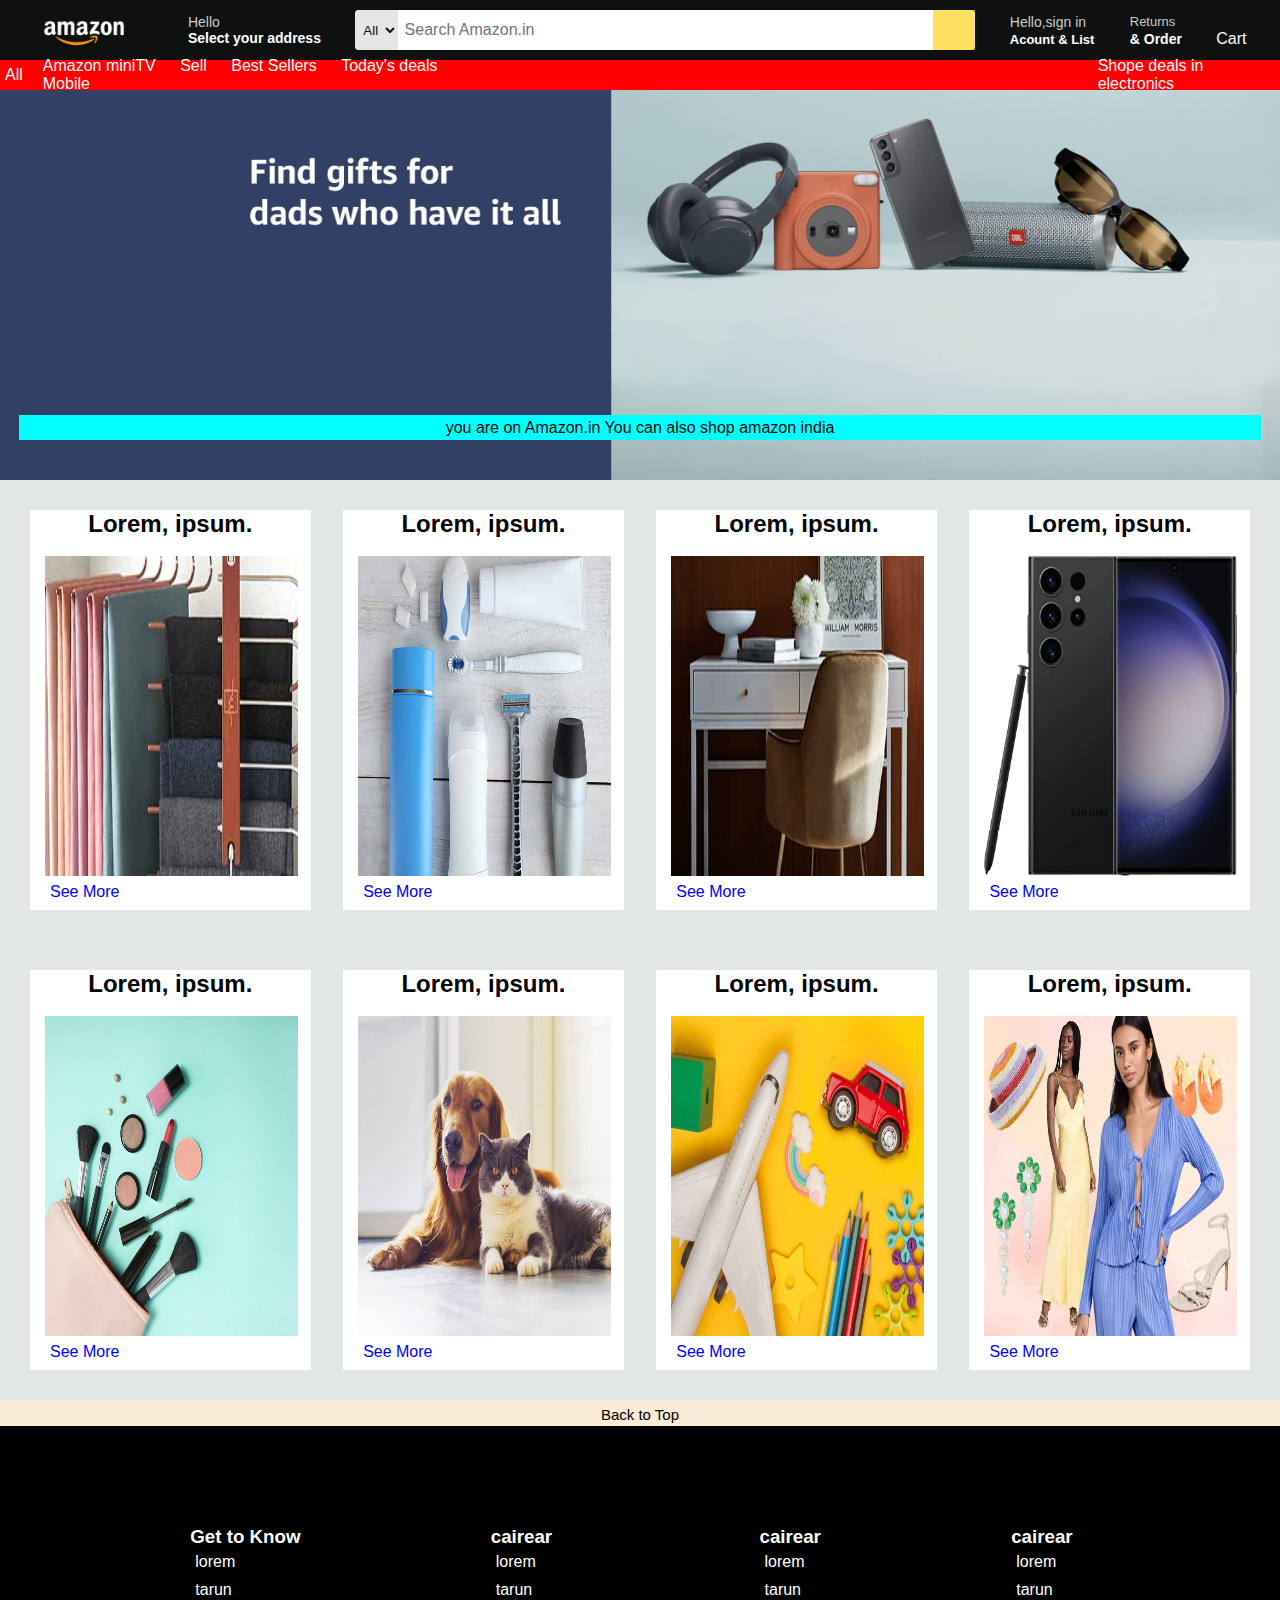
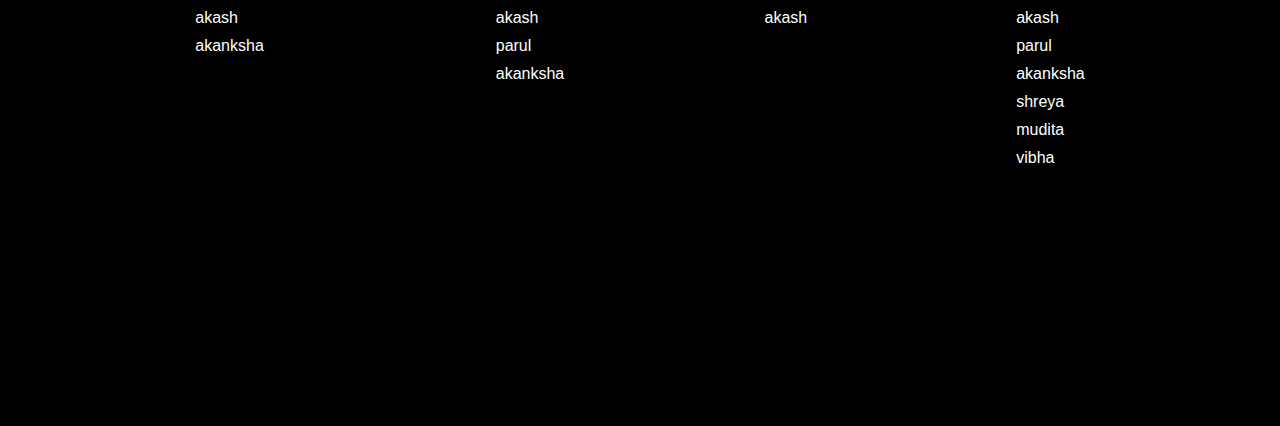
<file: Amazon/index.html>
<!DOCTYPE html>
<html lang="en">
<head>
  <meta charset="UTF-8">
  <meta name="viewport" content="width=device-width, initial-scale=1.0">
  <title>Amazon</title>
  <link rel="stylesheet" href="https://cdnjs.cloudflare.com/ajax/libs/font-awesome/6.4.2/css/all.min.css" integrity="sha512-z3gLpd7yknf1YoNbCzqRKc4qyor8gaKU1qmn+CShxbuBusANI9QpRohGBreCFkKxLhei6S9CQXFEbbKuqLg0DA==" crossorigin="anonymous" referrerpolicy="no-referrer" />
  <link rel="stylesheet" href="style.css">
</head>
<body>
  <header>
    <div class="navbar">
      <div class="nav-logo border">
        <div class="logo"></div>
      </div>
      <div class="location border">
        <div class="icons">
          <i class="fa-solid fa-location-dot"></i>
        </div>
       <div class="inf">
        <p class="inf1">Hello</p>
        <div class="inf2">
          <p>Select your address</p>
        </div>
       </div>
      </div>
      <div class="search-nav">
        <select class="search-select">
          <option>All</option>
        </select>
        <input placeholder=" Search Amazon.in" class="search-input">
        <div class="search-icons">
          <i class="fa-solid fa-magnifying-glass"></i>
        </div>
      </div>
      <div class="sign border">
        <p>Hello,sign in</p>
        <h3>Acount & List</h3>
      </div>
      <div class="return border">
        <p>Returns</p>
        <h3>& Order</h3>
      </div>
      <div class="shop">
        <i class="fa-solid fa-cart-shopping sicon"></i>
        <p>Cart</p>
      </div>
    </div>
    <div class="nav2">
     <div class="nav2-inf">
      <i class="fa-solid fa-bars"></i>
      All
     </div>
     <div class="nav2-inf2">
      <p>Amazon miniTV</p>
      <p>Sell</p>
      <p>Best Sellers</p>
      <p>Today's deals</p>
      <p>Mobile</p>
     </div>
     <div class="deals">
      Shope deals in electronics
     </div>
    </div>
  </header>
  <section>
    <div class="img">
      <div class="detials">
        <p>you are on Amazon.in You can also shop amazon india</p> 
      </div>
    </div>
  </section>

  <div class="container">
    <div class="box">
      <h2>Lorem, ipsum.</h2>
      <div class="img-add">
        <img src="box1_image.jpg" alt="">
        <p>See More</p>
      </div>
    </div>
    <div class="box">
      <h2>Lorem, ipsum.</h2>
      <div class="img-add">
        <img src="box2_image.jpg" alt="">
        <p>See More</p>
      </div>
    </div>
    <div class="box">
      <h2>Lorem, ipsum.</h2>
      <div class="img-add">
        <img src="box3_image.jpg" alt="">
        <p>See More</p>
      </div>
    </div>
    <div class="box">
      <h2>Lorem, ipsum.</h2>
      <div class="img-add">
        <img src="box4_image.jpg" alt="">
        <p>See More</p>
      </div>
    </div>
  </div>
  <div class="container">
    <div class="box">
      <h2>Lorem, ipsum.</h2>
      <div class="img-add">
        <img src="box5_image.jpg" alt="">
        <p>See More</p>
      </div>
    </div>
    <div class="box">
      <h2>Lorem, ipsum.</h2>
      <div class="img-add">
        <img src="box6_image.jpg" alt="">
        <p>See More</p>
      </div>
    </div>
    <div class="box">
      <h2>Lorem, ipsum.</h2>
      <div class="img-add">
        <img src="box7_image.jpg" alt="">
        <p>See More</p>
      </div>
    </div>
    <div class="box">
      <h2>Lorem, ipsum.</h2>
      <div class="img-add">
        <img src="box8_image.jpg" alt="">
        <p>See More</p>
      </div>
    </div>
  </div>
  <footer>
    <div class="back">
      <p>Back to Top</p>
    </div>
    <div class="infromation">
      <div class="infromation2">
      <div class="get-to-know">
        <h3>Get to Know</h3>
        <p>lorem</p>
        <p>tarun</p>
        <p>akash</p>
        <p>akanksha</p>
      </div>
      <div class="cairear">
        <h3>cairear</h3>
        <p>lorem</p>
        <p>tarun</p>
        <p>akash</p>
        <p>parul</p>
        <p>akanksha</p>
      </div>
      <div class="cairear">
        <h3>cairear</h3>
        <p>lorem</p>
        <p>tarun</p>
        <p>akash</p>
      </div>
      <div class="cairear">
        <h3>cairear</h3>
        <p>lorem</p>
        <p>tarun</p>
        <p>akash</p>
        <p>parul</p>
        <p>akanksha</p>
        <p>shreya</p>
        <p>mudita</p>
        <p>vibha</p>
      </div>
      </div>
    </div>
  </footer>




</body>
</html>
</file>
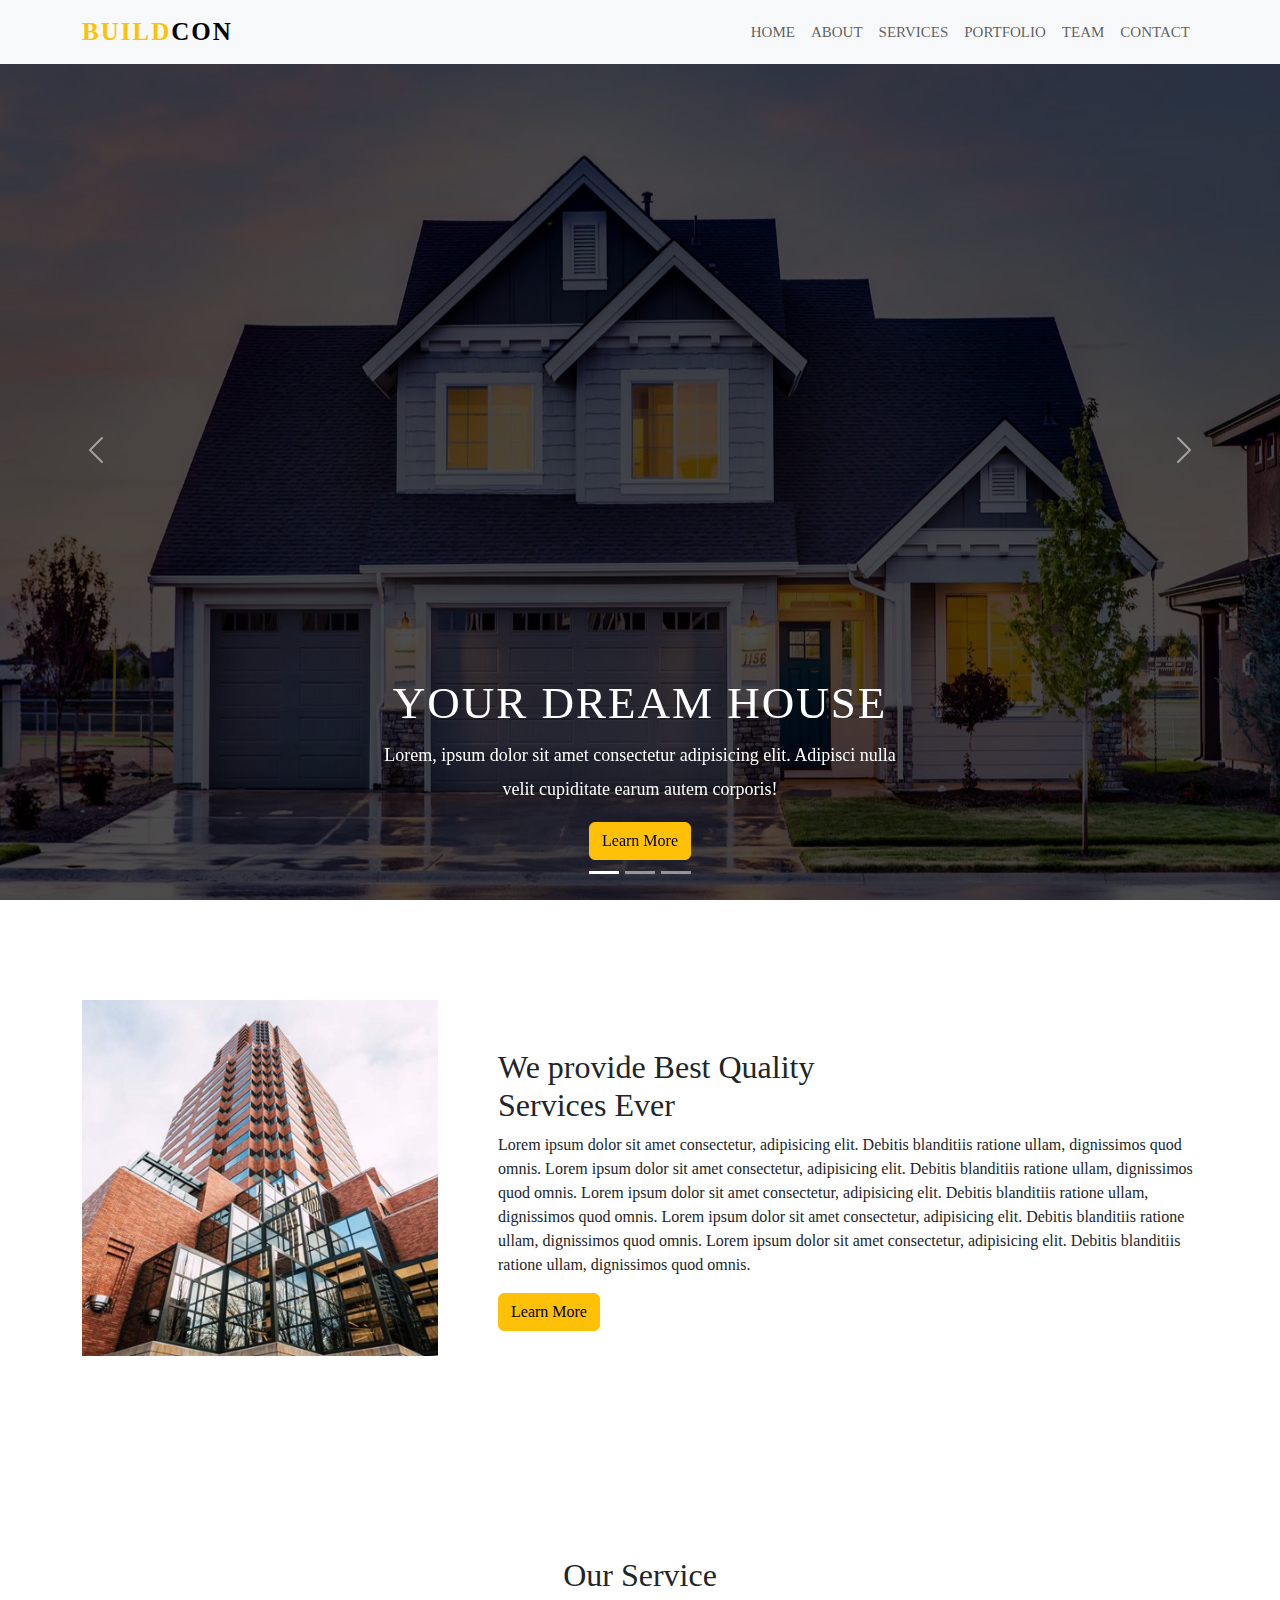
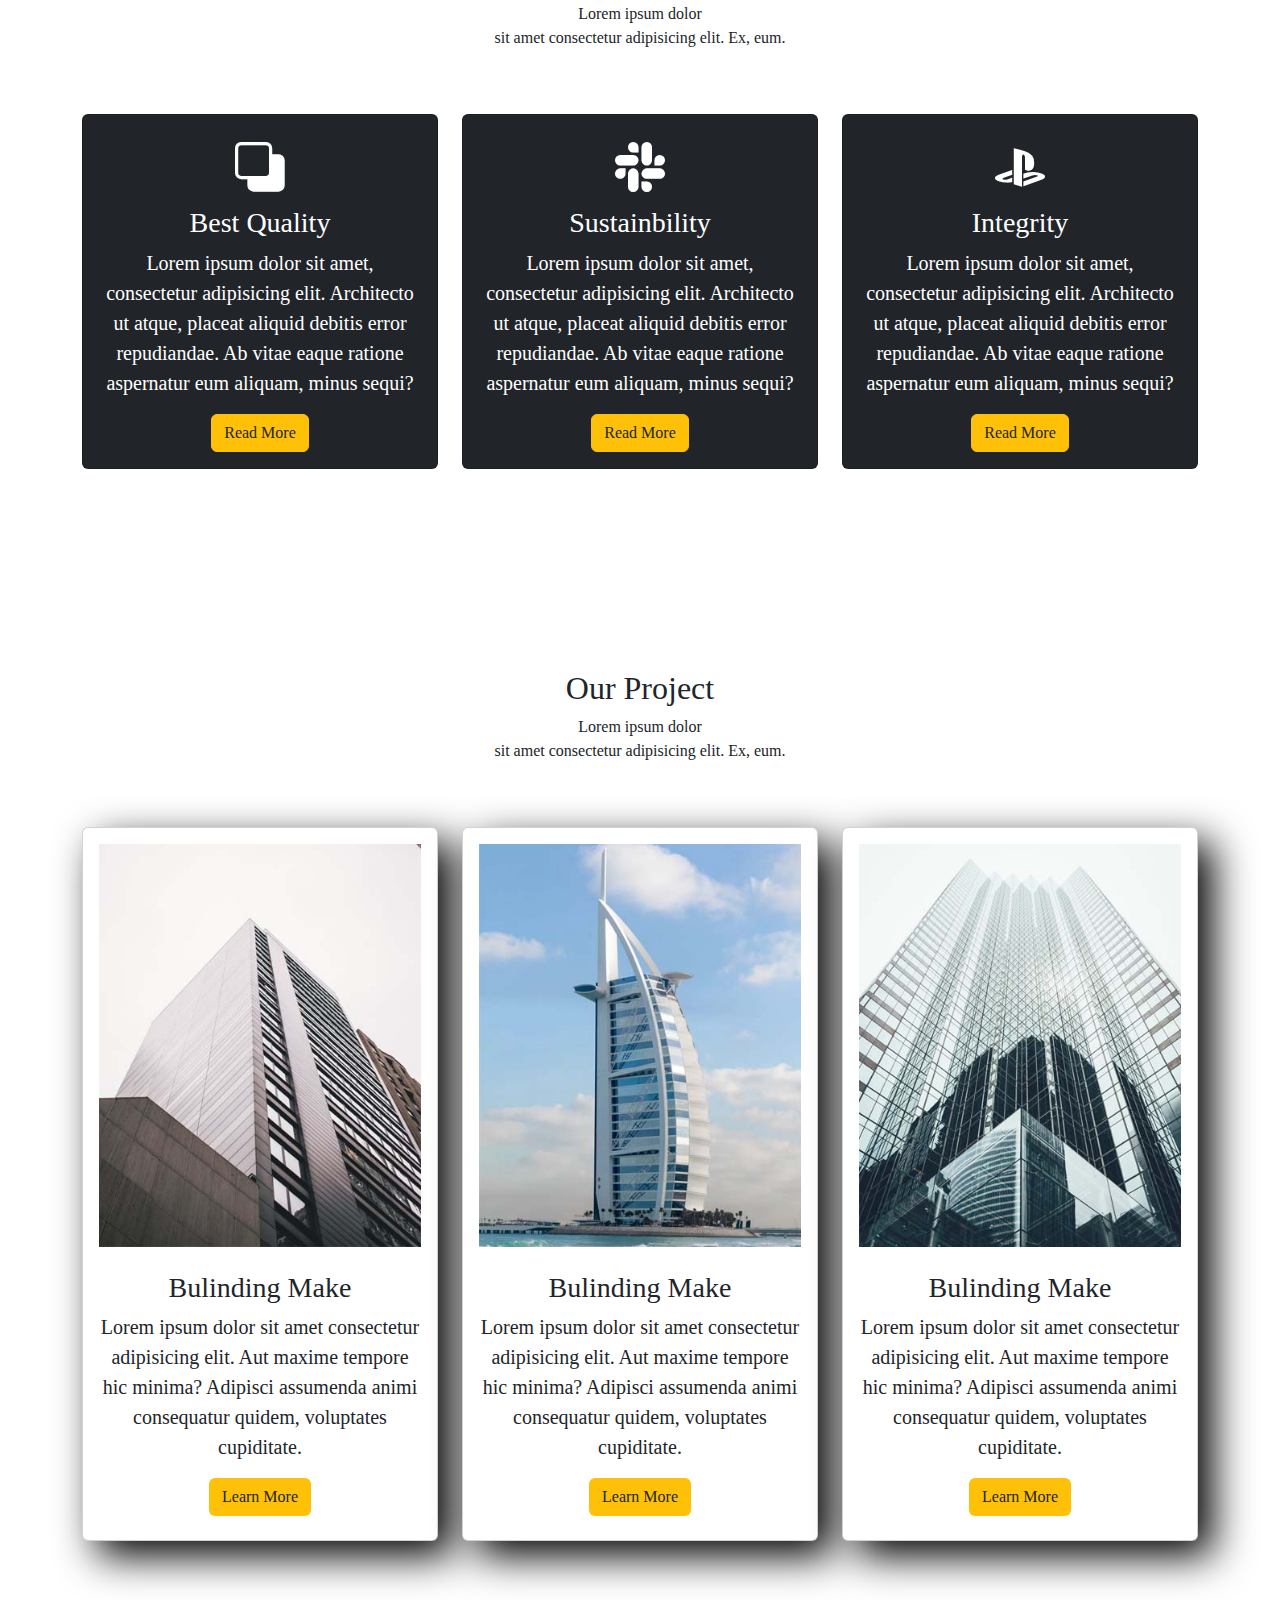
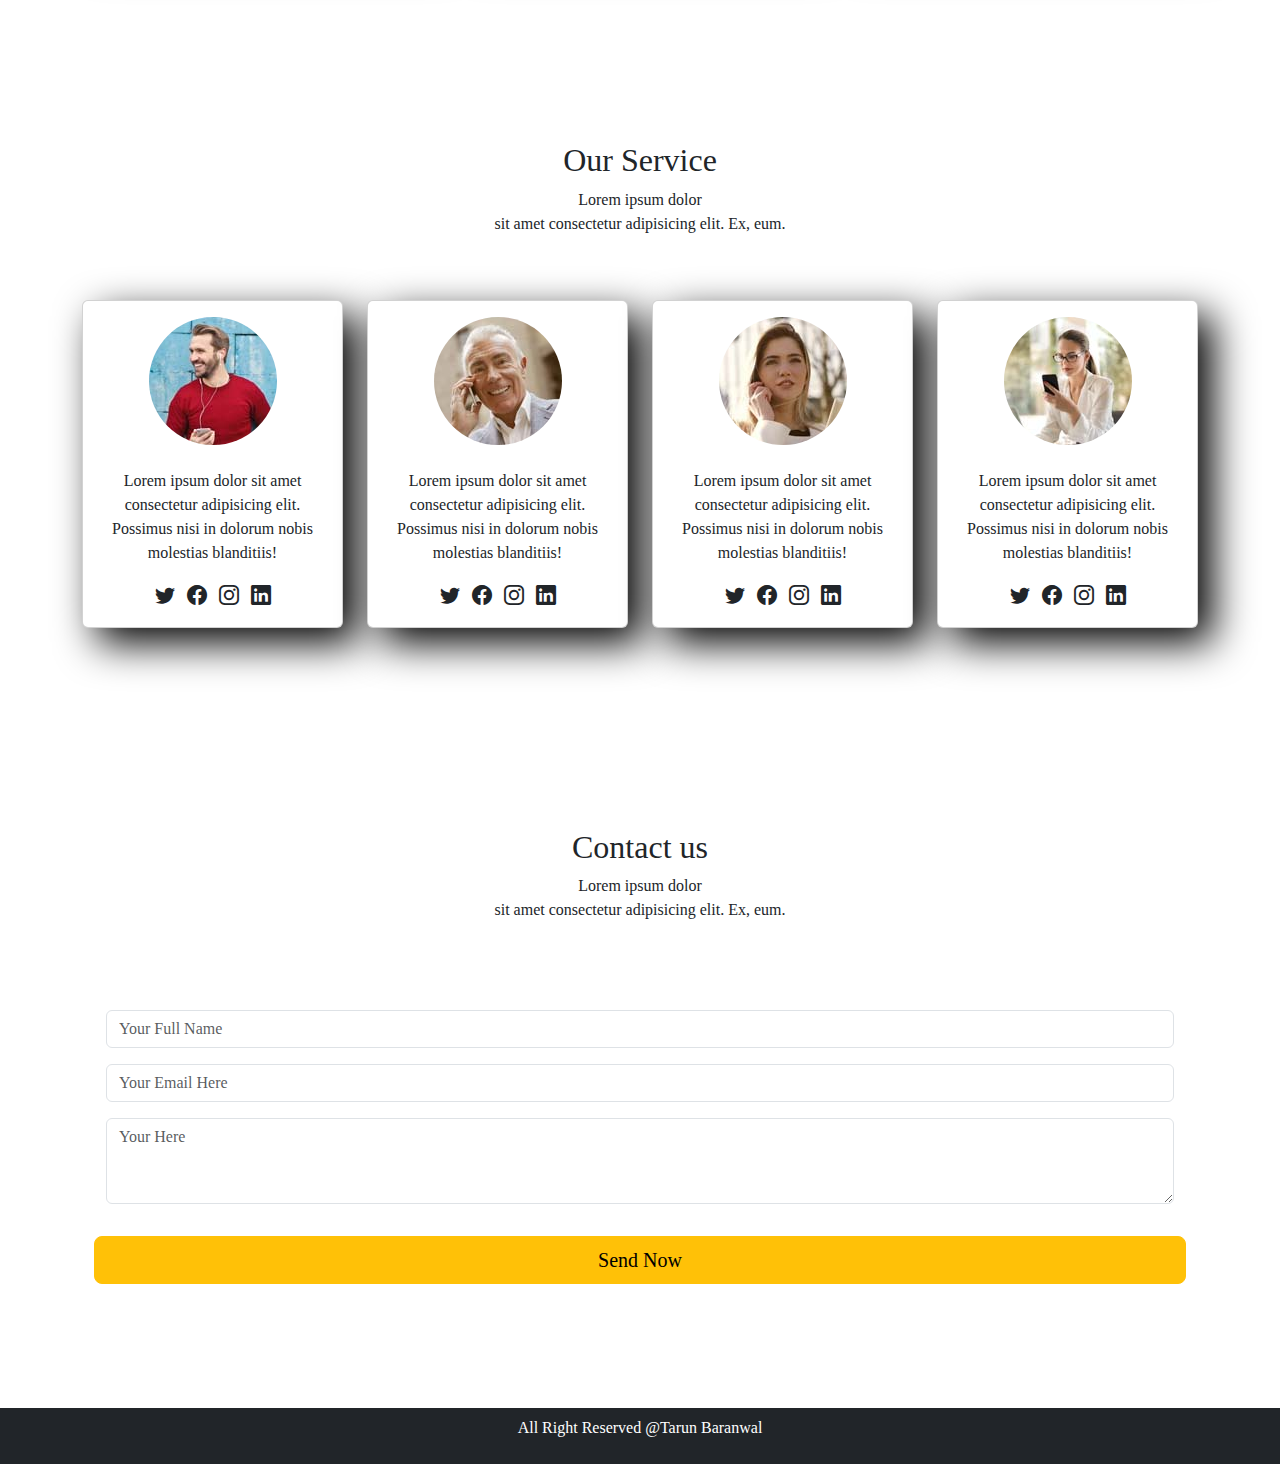
<file: Housey/house.html>
<!DOCTYPE html>
<html lang="en">
<head>
    <meta charset="UTF-8">
    <meta name="viewport" content="width=device-width, initial-scale=1.0">
    <title>Dream house</title>
    <link rel="stylesheet" href="https://cdn.jsdelivr.net/npm/bootstrap-icons@1.10.5/font/bootstrap-icons.css">
    <link rel="stylesheet" href="house.css">
    <link rel="stylesheet" href="https://cdn.jsdelivr.net/npm/bootstrap@5.3.1/dist/css/bootstrap.min.css">
</head>
<body>
    <nav class="navbar navbar-expand-lg bg-body-tertiary fixed-top">
        <div class="container">
          <a class="navbar-brand" href="#"><span class="text-warning">Build</span>Con</a>
          <button class="navbar-toggler" type="button" data-bs-toggle="collapse" data-bs-target="#navbarSupportedContent" aria-controls="navbarSupportedContent" aria-expanded="false" aria-label="Toggle navigation">
            <span class="navbar-toggler-icon"></span>
          </button>
          <div class="collapse navbar-collapse" id="navbarSupportedContent">
            <ul class="navbar-nav ms-auto mb-2 mb-lg-0">
              <li class="nav-item">
                <a class="nav-link" href="#home">Home</a>
              </li>
              <li class="nav-item">
                <a class="nav-link" href="#about">About</a>
              </li>
              <li class="nav-item">
                <a class="nav-link" href="#services">Services</a>
              </li>
              <li class="nav-item">
                <a class="nav-link" href="#portfolio">Portfolio</a>
              </li>
              <li class="nav-item">
                <a class="nav-link" href="#team">Team</a>
              </li>
              <li class="nav-item">
                <a class="nav-link" href="#contact">Contact</a>
              </li>
            </ul>
          </div>
        </div>
      </nav>

      
      <div id="carouselExampleCaptions" class="carousel slide">
        <div class="carousel-indicators">
          <button type="button" data-bs-target="#carouselExampleCaptions" data-bs-slide-to="0" class="active" aria-current="true" aria-label="Slide 1"></button>
          <button type="button" data-bs-target="#carouselExampleCaptions" data-bs-slide-to="1" aria-label="Slide 2"></button>
          <button type="button" data-bs-target="#carouselExampleCaptions" data-bs-slide-to="2" aria-label="Slide 3"></button>
        </div>
        <div class="carousel-inner">
          <div class="carousel-item active">
            <img src="home-1.jpg" class="d-block w-100" alt="...">
            <div class="carousel-caption">
              <h5>Your Dream House</h5>
              <p>Lorem, ipsum dolor sit amet consectetur adipisicing elit. 
                Adipisci nulla velit cupiditate earum autem corporis!</p>
                <p><a href="#" class="btn btn-warning mt-3">Learn More</a></p>
            </div>
          </div>
          <div class="carousel-item">
            <img src="home-2.jpg" class="d-block w-100" alt="...">
            <div class="carousel-caption">
              <h5>Always Dedicated</h5>
              <p>Lorem, ipsum dolor sit amet consectetur adipisicing elit. 
                Adipisci nulla velit cupiditate earum autem corporis!</p>
                <p><a href="#" class="btn btn-warning mt-3">Learn More</a></p>
            </div>
          </div>
          <div class="carousel-item">
            <img src="home-3.jpg" class="d-block w-100" alt="...">
            <div class="carousel-caption">
              <h5>True Contruction</h5>
              <p>Lorem, ipsum dolor sit amet consectetur adipisicing elit. 
                Adipisci nulla velit cupiditate earum autem corporis!</p>
                <p><a href="#" class="btn btn-warning mt-3">Learn More</a></p>
            </div>
          </div>
        </div>
        <button class="carousel-control-prev" type="button" data-bs-target="#carouselExampleCaptions" data-bs-slide="prev">
          <span class="carousel-control-prev-icon" aria-hidden="true"></span>
          <span class="visually-hidden">Previous</span>
        </button>
        <button class="carousel-control-next" type="button" data-bs-target="#carouselExampleCaptions" data-bs-slide="next">
          <span class="carousel-control-next-icon" aria-hidden="true"></span>
          <span class="visually-hidden">Next</span>
        </button>
      </div>

      <!-- About section -->
      <section id="about" class="about section-padding">
        <div class="container">
          <div class="row">
            <div class="col-lg-4 col-md-12 col-12">
              <div class="about-img">
                <img src="about.jpg" alt="" class="img-fluid">
              </div>
            </div>
            <div class="col-lg-8 col-md-12 ps-lg-5 mt-md-5">
              <div class="about-text">
                <h2>We provide Best Quality <br> Services Ever</h2>
                <p>Lorem ipsum dolor sit amet consectetur, adipisicing elit. Debitis blanditiis ratione ullam, dignissimos quod omnis.
                  Lorem ipsum dolor sit amet consectetur, adipisicing elit. Debitis blanditiis ratione ullam, dignissimos quod omnis.
                  Lorem ipsum dolor sit amet consectetur, adipisicing elit. Debitis blanditiis ratione ullam, dignissimos quod omnis.
                  Lorem ipsum dolor sit amet consectetur, adipisicing elit. Debitis blanditiis ratione ullam, dignissimos quod omnis.
                  Lorem ipsum dolor sit amet consectetur, adipisicing elit. Debitis blanditiis ratione ullam, dignissimos quod omnis.
                </p>
                <a href="#" class="btn btn-warning">Learn More</a>
              </div>
            </div>
          </div>
        </div>
      </section>

      <!-- Service section -->


      <section id="services" class="services section-padding">
        <div class="container">
          <div class="row">
            <div class="col-md-12">
              <div class="section-header text-center pb-5">
                <h2>Our Service</h2>
                <p>Lorem ipsum dolor <br>sit amet consectetur adipisicing elit. Ex, eum.</p>
              </div>
            </div>
          </div>

          <div class="row">
            <div class="col-12 col-md-12 col-lg-4">
              <div class="card text-white text-center bg-dark pd-2">
                <div class="card-body">
                  <i class="bi bi-subtract"></i>
                  <h3 class="card-title">Best Quality</h3>
                  <p class="lead">Lorem ipsum dolor sit amet, consectetur adipisicing elit. Architecto ut atque, placeat aliquid debitis error repudiandae. Ab vitae eaque ratione aspernatur eum aliquam, minus sequi?</p>
                  <button class="btn btn-warning text-dark">Read More</button>
                </div> 
              </div>
            </div>
            <div class="col-12 col-md-12 col-lg-4">
              <div class="card text-white text-center bg-dark pd-2">
                <div class="card-body">
                  <i class="bi bi-slack"></i>
                  <h3 class="card-title">Sustainbility</h3>
                  <p class="lead">Lorem ipsum dolor sit amet, consectetur adipisicing elit. Architecto ut atque, placeat aliquid debitis error repudiandae. Ab vitae eaque ratione aspernatur eum aliquam, minus sequi?</p>
                  <button class="btn btn-warning text-dark">Read More</button>
                </div> 
              </div>
            </div>
            <div class="col-12 col-md-12 col-lg-4">
              <div class="card text-white text-center bg-dark pd-2">
                <div class="card-body">
                  <i class="bi bi-playstation"></i>
                  <h3 class="card-title">Integrity</h3>
                  <p class="lead">Lorem ipsum dolor sit amet, consectetur adipisicing elit. Architecto ut atque, placeat aliquid debitis error repudiandae. Ab vitae eaque ratione aspernatur eum aliquam, minus sequi?</p>
                  <button class="btn btn-warning text-dark">Read More</button>
                </div> 
              </div>
            </div>
          </div>
        </div>
      </section>

      <!-- portfolio section -->

     <section id="portfolio" class="portfolio section-padding">
      <div class="container">
        <div class="row">
          <div class="col-md-12">
            <div class="section-header text-center pb-5">
              <h2>Our Project</h2>
              <p>Lorem ipsum dolor <br>sit amet consectetur adipisicing elit. Ex, eum.</p>
            </div>
          </div>
        </div>
        <div class="row">
          <div class="col-12 col-md-12 col-lg-4">
            <div class="card text-center bg-white pb-2">
              <div class="card-body text-dark">
                <div class="img-area mb-4">
                  <img src="project-1.jpg" alt="" class="img-fluid">
                </div>
                <h3 class="card-title">Bulinding Make</h3>
                <p class="lead">Lorem ipsum dolor sit amet consectetur adipisicing elit. Aut maxime tempore hic minima? Adipisci assumenda animi consequatur quidem, voluptates cupiditate.</p>
                <button class="btn bg-warning text-dark">Learn More</button>
              </div>
            </div>
          </div>
          <div class="col-12 col-md-12 col-lg-4">
            <div class="card text-center bg-white pb-2">
              <div class="card-body text-dark">
                <div class="img-area mb-4">
                  <img src="project-2.jpg" alt="" class="img-fluid">
                </div>
                <h3 class="card-title">Bulinding Make</h3>
                <p class="lead">Lorem ipsum dolor sit amet consectetur adipisicing elit. Aut maxime tempore hic minima? Adipisci assumenda animi consequatur quidem, voluptates cupiditate.</p>
                <button class="btn bg-warning text-dark">Learn More</button>
              </div>
            </div>
          </div>
          <div class="col-12 col-md-12 col-lg-4">
            <div class="card text-center bg-white pb-2">
              <div class="card-body text-dark">
                <div class="img-area mb-4">
                  <img src="project-3.jpg" alt="" class="img-fluid">
                </div>
                <h3 class="card-title">Bulinding Make</h3>
                <p class="lead">Lorem ipsum dolor sit amet consectetur adipisicing elit. Aut maxime tempore hic minima? Adipisci assumenda animi consequatur quidem, voluptates cupiditate.</p>
                <button class="btn bg-warning text-dark">Learn More</button>
              </div>
            </div>
          </div>
         </div>
        </div>
       </div>
      </div>
     </section>

     <!-- team section -->
     <section id="team" class="team section-padding">
      <div class="container">
        <div class="row">
          <div class="col-md-12">
            <div class="section-header text-center pb-5">
              <h2>Our Service</h2>
              <p>Lorem ipsum dolor <br>sit amet consectetur adipisicing elit. Ex, eum.</p>
            </div>
          </div>
        </div>
        <div class="row">
          <div class="col-12 col-md-6 col-lg-3">
            <div class="card text-center">
              <div class="card-body">
                <img src="team-1.jpg" alt="" class="img-fluid rounded-circle">
                <h3 class="card-title py-2"></h3>
                <p class="card-text">Lorem ipsum dolor sit amet consectetur adipisicing elit. Possimus nisi in dolorum nobis molestias blanditiis!</p>

                <div class="socials">
                  <i class="bi bi-twitter mx-1"></i>
                  <i class="bi bi-facebook mx-1"></i>
                  <i class="bi bi-instagram mx-1"></i>
                  <i class="bi bi-linkedin mx-1"></i>
                </div>
              </div>
            </div>
          </div>
          <div class="col-12 col-md-6 col-lg-3">
            <div class="card text-center">
              <div class="card-body">
                <img src="team-2.jpg" alt="" class="img-fluid rounded-circle">
                <h3 class="card-title py-2"></h3>
                <p class="card-text">Lorem ipsum dolor sit amet consectetur adipisicing elit. Possimus nisi in dolorum nobis molestias blanditiis!</p>

                <div class="socials">
                  <i class="bi bi-twitter mx-1"></i>
                  <i class="bi bi-facebook mx-1"></i>
                  <i class="bi bi-instagram mx-1"></i>
                  <i class="bi bi-linkedin mx-1"></i>
                </div>
              </div>
            </div>
          </div>
          <div class="col-12 col-md-6 col-lg-3">
            <div class="card text-center">
              <div class="card-body">
                <img src="team-3.jpg" alt="" class="img-fluid rounded-circle">
                <h3 class="card-title py-2"></h3>
                <p class="card-text">Lorem ipsum dolor sit amet consectetur adipisicing elit. Possimus nisi in dolorum nobis molestias blanditiis!</p>

                <div class="socials">
                  <i class="bi bi-twitter mx-1"></i>
                  <i class="bi bi-facebook mx-1"></i>
                  <i class="bi bi-instagram mx-1"></i>
                  <i class="bi bi-linkedin mx-1"></i>
                </div>
              </div>
            </div>
          </div>
          <div class="col-12 col-md-6 col-lg-3">
            <div class="card text-center">
              <div class="card-body">
                <img src="team-4.jpg" alt="" class="img-fluid rounded-circle">
                <h3 class="card-title py-2"></h3>
                <p class="card-text">Lorem ipsum dolor sit amet consectetur adipisicing elit. Possimus nisi in dolorum nobis molestias blanditiis!</p>

                <div class="socials">
                  <i class="bi bi-twitter mx-1"></i>
                  <i class="bi bi-facebook mx-1"></i>
                  <i class="bi bi-instagram mx-1"></i>
                  <i class="bi bi-linkedin mx-1"></i>
                </div>
              </div>
            </div>
          </div>
        </div>
      </div>
     </section>

     <!-- contact section -->
     <section id="contact" class="contact section-padding">
      <div class="container">
        <div class="row">
          <div class="col-md-12">
            <div class="section-header text-center pb-5">
              <h2>Contact us</h2>
              <p>Lorem ipsum dolor <br>sit amet consectetur adipisicing elit. Ex, eum.</p>
            </div>
          </div>
        </div>
        <div class="row m-0">
          <div class="col-md-12 p-0 pt-4 p-4 m-auto">
            <div class="row">
              <div class="col-md-12">
                <div class="mb-3">
                  <input type="text" class="form-control" required placeholder="Your Full Name">
                </div>
              </div>
              <div class="col-md-12">
                <div class="mb-3">
                  <input type="email" class="form-control" required placeholder="Your Email Here">
                </div>
              </div>
              <div class="col-md-12">
                <div class="mb-3">
                  <textarea rows="3" required class="form-control" placeholder="Your Here"></textarea>
                </div>
              </div>
              <button class="btn btn-warning btn-lg btn-block mt-3">Send Now</button>
            </div>
          </div>
        </div>
      </div>
     </section>


     <footer class="bg-dark p-2 text-center">
      <div class="container">
        <p class="text-white">All Right Reserved @Tarun Baranwal</p>
      </div>
     </footer>

    <script src="https://cdn.jsdelivr.net/npm/bootstrap@5.3.1/dist/js/bootstrap.bundle.min.js"></script>
</body>
</html>
</file>
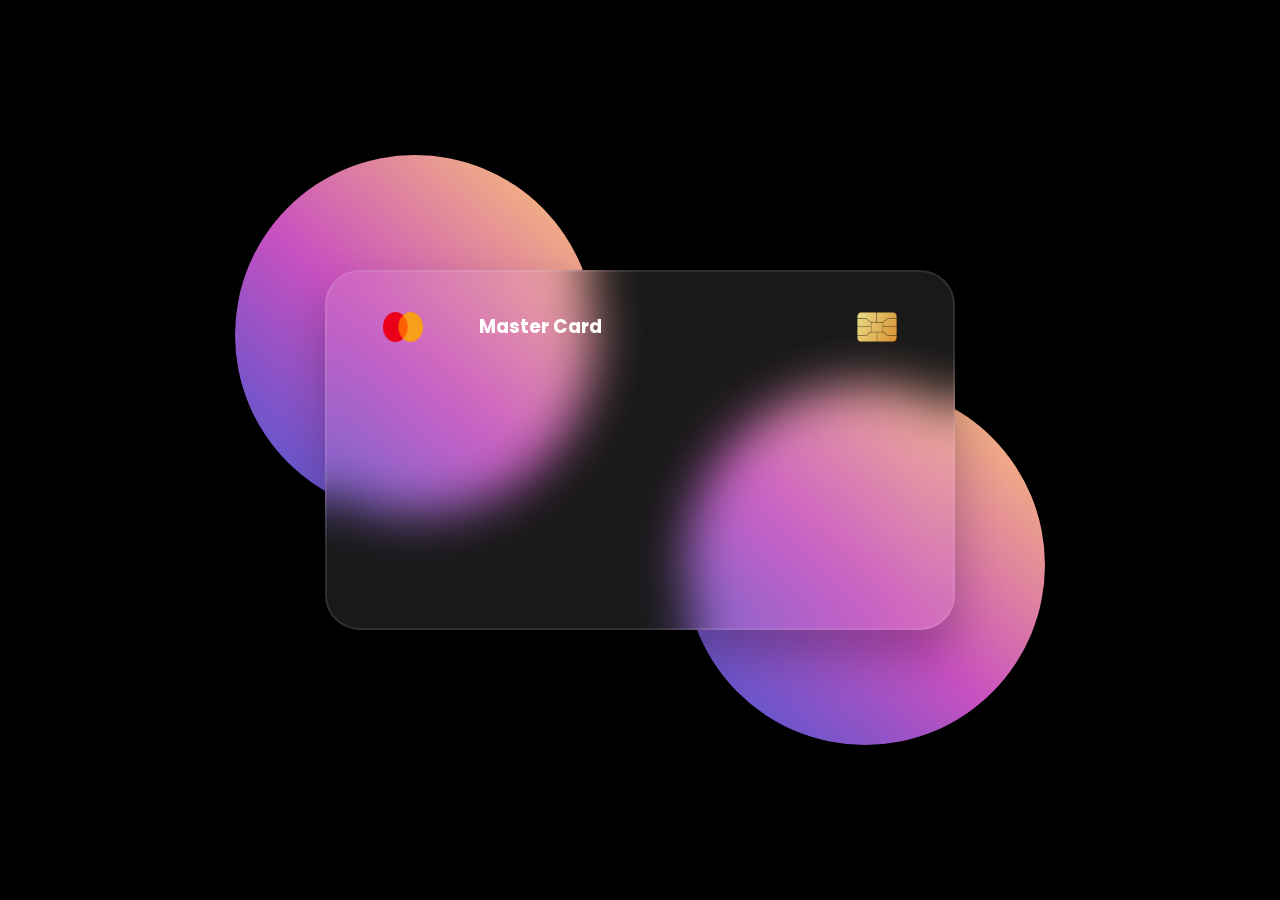
<file: project 4/aCard.html>
<!DOCTYPE html>
<html lang="en">
<head>
    <meta charset="UTF-8">
    <meta name="viewport" content="width=device-width, initial-scale=1.0">
    <title>Advanced Card</title>
    <link rel="stylesheet" href="style-6.css">
    <link href="https://fonts.googleapis.com/css2?family=Bricolage+Grotesque&family=Bungee+Spice&family=Dancing+Script:wght@500&family=PT+Serif:ital@0;1&family=Poppins:ital,wght@0,400;0,600;1,300&display=swap" rel="stylesheet">
</head>
<body>
    <div class="box-1"></div>
    <div class="container">
       <div class="nav-bar">
            <img src="logo.png" alt="#">
            <h3>Master Card</h3>
            <div class="chip">
                <img src="chip.png" alt="">
            </div>
       </div>
    </div>
    <div class="box-2"></div>
</body>
</html>
</file>
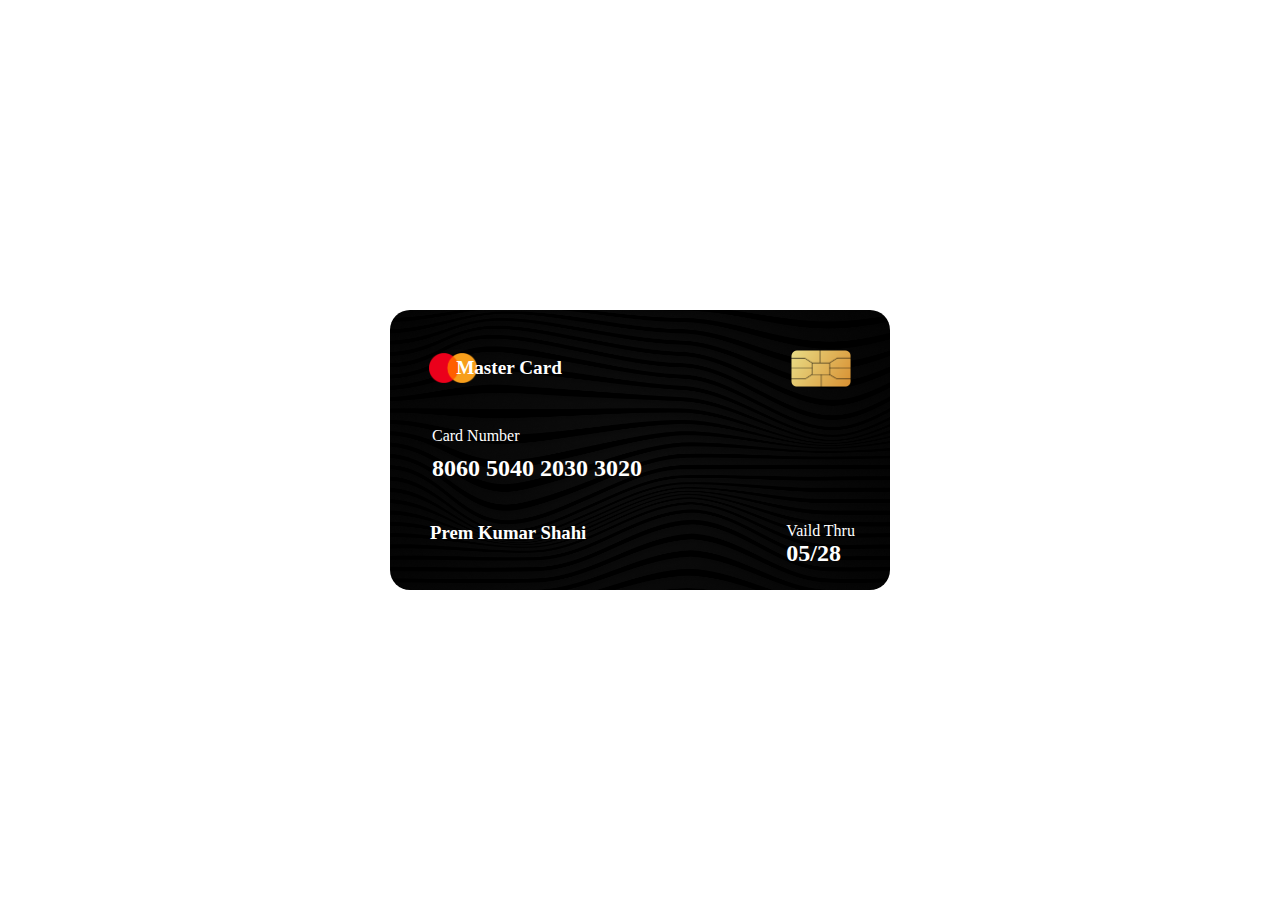
<file: project 4/atm.html>
<!DOCTYPE html>
<html lang="en">
<head>
    <meta charset="UTF-8">
    <meta name="viewport" content="width=device-width, initial-scale=1.0">
    <title>Document</title>
    <link rel="stylesheet" href="style-5.css">
</head>
<body>
   <div class="container">
    <header>
        <span class="logo">
            <img src="logo.png" alt="">
            <h3>Master Card</h3>
            <img src="chip.png" alt="" class="chip">
        </span>
    </header>
    <section>
        <div class="inf">
            <p>Card Number</p>
            <h2>8060 5040 2030 3020</h2>
        </div>
    </section>
    <footer>
        <div class="botom">
            <h3>Prem Kumar Shahi</h3>
            <div class="botom-2">
                <p>Vaild Thru</p>
                <h2>05/28</h2>
            </div>
        </div>
    </footer>
   </div>
</body>
</html>
</file>
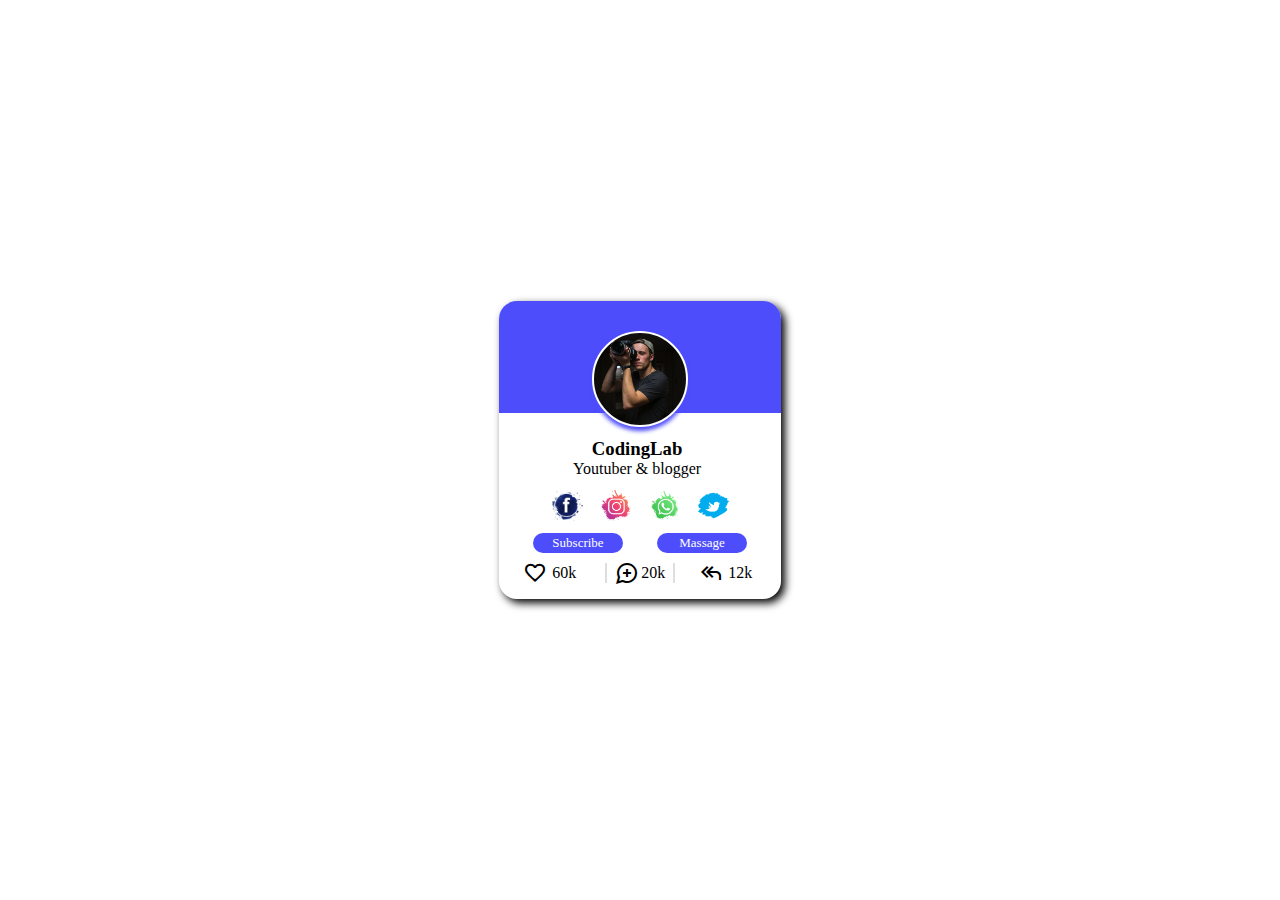
<file: project 4/card.html>
<!DOCTYPE html>
<html lang="en">
<head>
    <meta charset="UTF-8">
    <meta name="viewport" content="width=device-width, initial-scale=1.0">
    <title>card</title>
    <link rel="stylesheet" href="style-2.css">
    <link rel="stylesheet" href="https://fonts.googleapis.com/css2?family=Material+Symbols+Outlined:opsz,wght,FILL,GRAD@24,400,0,0" />
</head>
<body>
    <div class="card">
        <div class="card-1">
            <div class="card-2">
                <div class="card-3">
                </div>
            </div>
            <footer>
                <div class="content">
                    <h3>CodingLab</h3>
                    <p>Youtuber & blogger</p>
                </div>
                <div class="icons">
                    <div class="icon-1" style="background-image: url(icon1.png); background-size: cover;"></div>
                    <div class="icon-1" style="background-image: url(icon2.png); background-size: cover;"></div>
                    <div class="icon-1" style="background-image: url(icon3.png); background-size: cover;"></div>
                    <div class="icon-1" style="background-image: url(icon4.png); background-size: cover;"></div>
                </div>
                <div class="bottom">
                    <div class="bottom-1">
                        <a href="#">Subscribe</a>
                    </div>
                    <div class="bottom-1">
                        <a href="#">Massage</a>
                    </div>
                </div>
                <div class="acc">
                    <div class="heart">
                        <span class="material-symbols-outlined">
                            favorite
                            </span>
                            <p>60k</p>
                    </div>
                    <div class="heart" style="  border-left: 2px solid rgba(0, 0, 0, 0.128);
                    border-right: 2px solid rgba(0, 0, 0, 0.127); padding-left: 5px;;">
                    <span class="material-symbols-outlined">
                        maps_ugc
                        </span>
                        <p>20k</p>
                    </div>
                    <div class="heart">
                        <span class="material-symbols-outlined">
                            reply_all
                            </span>
                            <p>12k</p>
                    </div>
                </div>
            </footer>
        </div>
    </div>
</body>
</html>
</file>
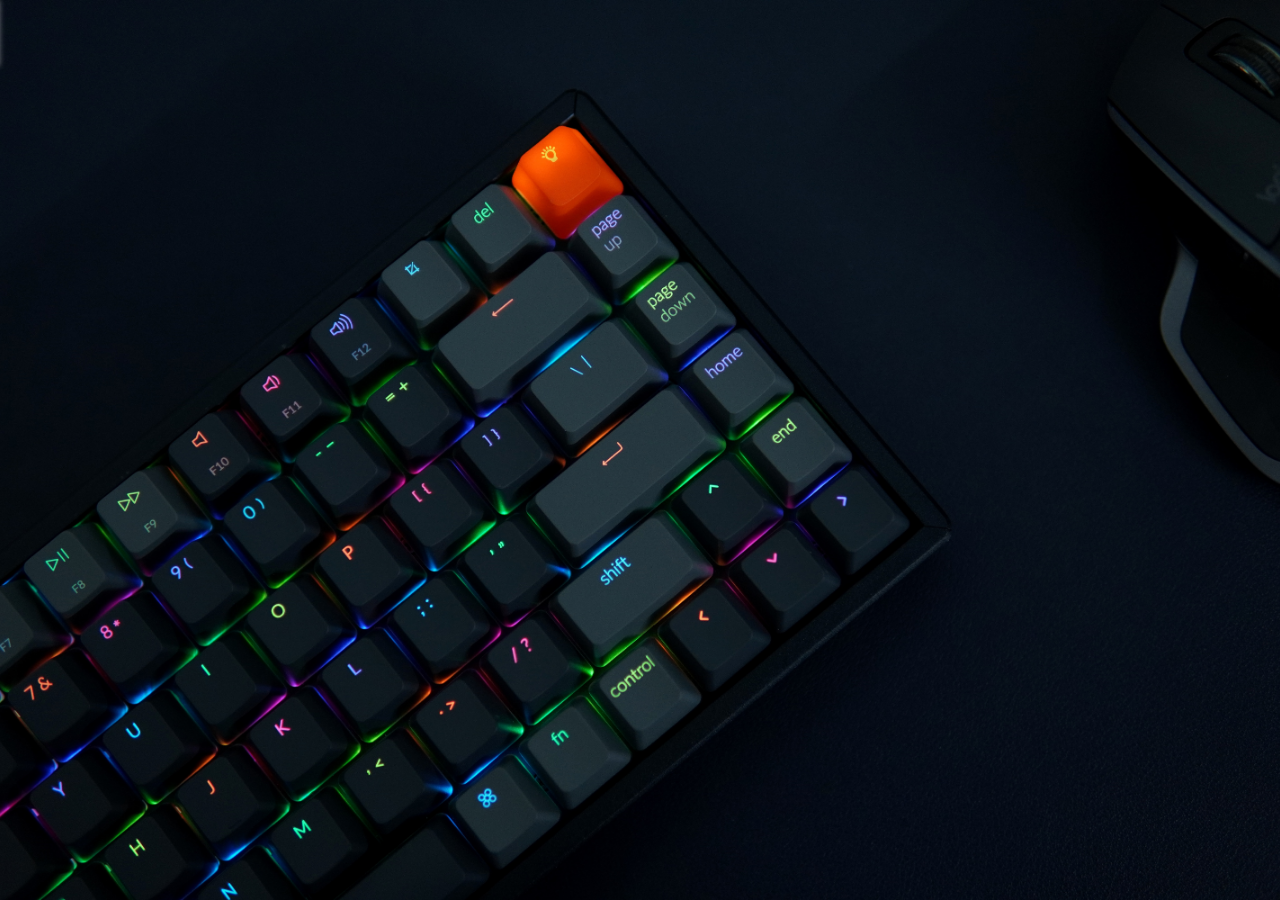
<file: project 4/dashboard.html>
<!DOCTYPE html>
<html lang="en">
<head>
    <meta charset="UTF-8">
    <meta name="viewport" content="width=device-width, initial-scale=1.0">
    <title>Document</title>
    <link rel="stylesheet" href="https://cdnjs.cloudflare.com/ajax/libs/font-awesome/6.4.2/css/all.min.css" integrity="sha512-z3gLpd7yknf1YoNbCzqRKc4qyor8gaKU1qmn+CShxbuBusANI9QpRohGBreCFkKxLhei6S9CQXFEbbKuqLg0DA==" crossorigin="anonymous" referrerpolicy="no-referrer" />
    <link href="https://fonts.googleapis.com/css2?family=Bricolage+Grotesque:opsz@10..48&family=Bungee+Spice&family=Dancing+Script:wght@500&family=PT+Serif:ital@0;1&family=Poppins:wght@400;600&display=swap" rel="stylesheet">
    <link rel="stylesheet" href="style-4.css">
</head>
<body>
    <div class="mains-box">
        <input type="checkbox" id="cheak">
        <div class="btn_one">
            <label for="cheak">
                <i class="fas fa-bars"></i>
            </label>
        </div>
        <div class="nav-bar">
            <div class="logo">
                <div class="btn_two">
                    <label for="cheak">
                        <i class="fas fa-times"></i>
                    </label>
                </div>
                <a href="#">CodingLab</a>
            </div>
           <div class="nav-2">
            <ul>
                <li><a href="#"><i class="fa-solid fa-qrcode"></i>
                    Dashboard</a></li>
                <li><a href="#"><i class="fa-solid fa-link"></i>
                    Shorrtcuts</a></li>
                <li><a href="#"><i class="fa-solid fa-stream"></i>
                    Overview</a></li>
                <li><a href="#"><i class="fa-solid fa-calendar-week"></i>
                    Events</a></li>
                <li><a href="#"><i class="fa-solid fa-question-circle"></i>
                    About</a></li>
                <li><a href="#"><i class="fa-solid fa-sliders-h"></i>
                    Services</a></li>
                <li><a href="#"><i class="fa-solid fa-phone-volume"></i>
                    Contact</a></li>
                <li><a href="#"><i class="fa-solid fa-comments"></i>
                    Feedback</a></li>
                    </ul>
           </div>
                <div class="social-media">
                    <i class="fa-brands fa-facebook"></i>
                    <i class="fa-brands fa-instagram"></i>
                    <i class="fa-brands fa-square-twitter"></i>
                    <i class="fa-brands fa-square-youtube"></i>
                </div>
        </div>
    </div>
</body>
</html>
</file>
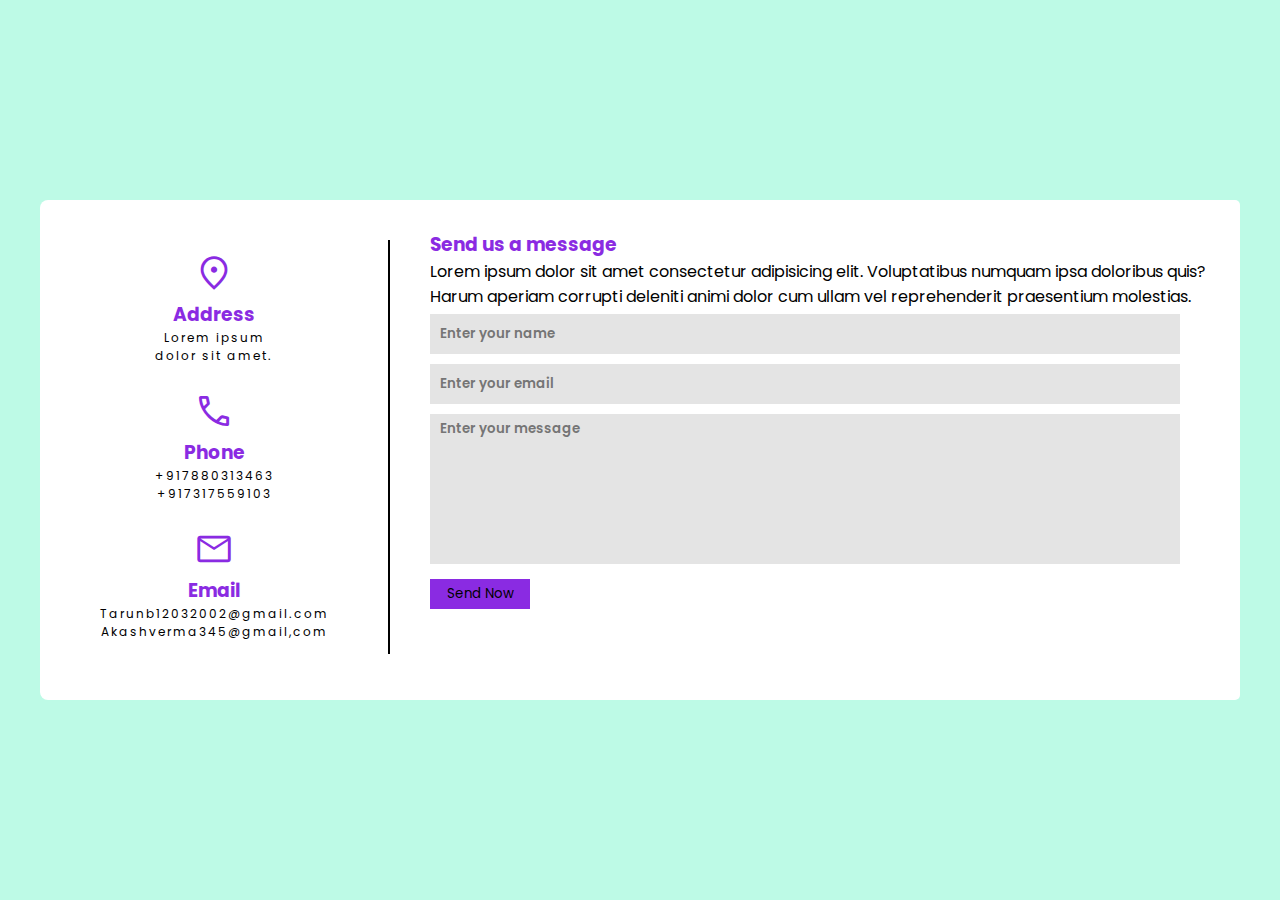
<file: project 4/footer.html>
<!DOCTYPE html>
<html lang="en">
<head>
    <meta charset="UTF-8">
    <meta name="viewport" content="width=device-width, initial-scale=1.0">
    <title>Document</title>
    <link rel="stylesheet" href="style-7.css">
    <link href="https://fonts.googleapis.com/css2?family=Bricolage+Grotesque&family=Bungee+Spice&family=Dancing+Script:wght@500&family=PT+Serif:ital@0;1&family=Poppins:ital,wght@0,400;0,600;1,300&display=swap" rel="stylesheet">
    <link rel="stylesheet" href="https://fonts.googleapis.com/css2?family=Material+Symbols+Outlined:opsz,wght,FILL,GRAD@24,400,0,0" />
</head>
<body>
    <div class="container">
        <div class="left">
            <div class="nav-bar-1">
                <span class="material-symbols-outlined">
                    location_on
                    </span>
                    <h3>Address</h3>
                    <p>Lorem ipsum <br> dolor sit amet.</p>
            </div>
            <div class="nav-bar-1">
                <span class="material-symbols-outlined">
                    call
                    </span>
                    <h3>Phone</h3>
                    <p>+917880313463 <br> +917317559103</p>
            </div>
            <div class="nav-bar-1">
                <span class="material-symbols-outlined">
                    mail
                    </span>
                    <h3>Email</h3>
                    <p>Tarunb12032002@gmail.com <br> Akashverma345@gmail,com</p>
            </div>
        </div>
        <div class="right">
            <div class="rtop">
                <h3>Send us a message</h3>
                <p>Lorem ipsum dolor sit amet consectetur adipisicing elit. Voluptatibus numquam ipsa doloribus quis? Harum aperiam corrupti deleniti animi dolor cum ullam vel reprehenderit praesentium molestias.</p>
              <div class="between">
                <form action="#">
                    <input type="text" placeholder="Enter your name">
                   </form>
                   <form action="#">
                    <input type="text" placeholder="Enter your email">
                   </form>
              </div>
              <div class="between-2">
                <form action="#">
                    <input type="text" placeholder="Enter your message">
                   </form>
              </div>
              <div class="rbootom">
                <button>Send Now</button>
            </div>
            </div>
        </div>
    </div>
</body>
</html>
</file>
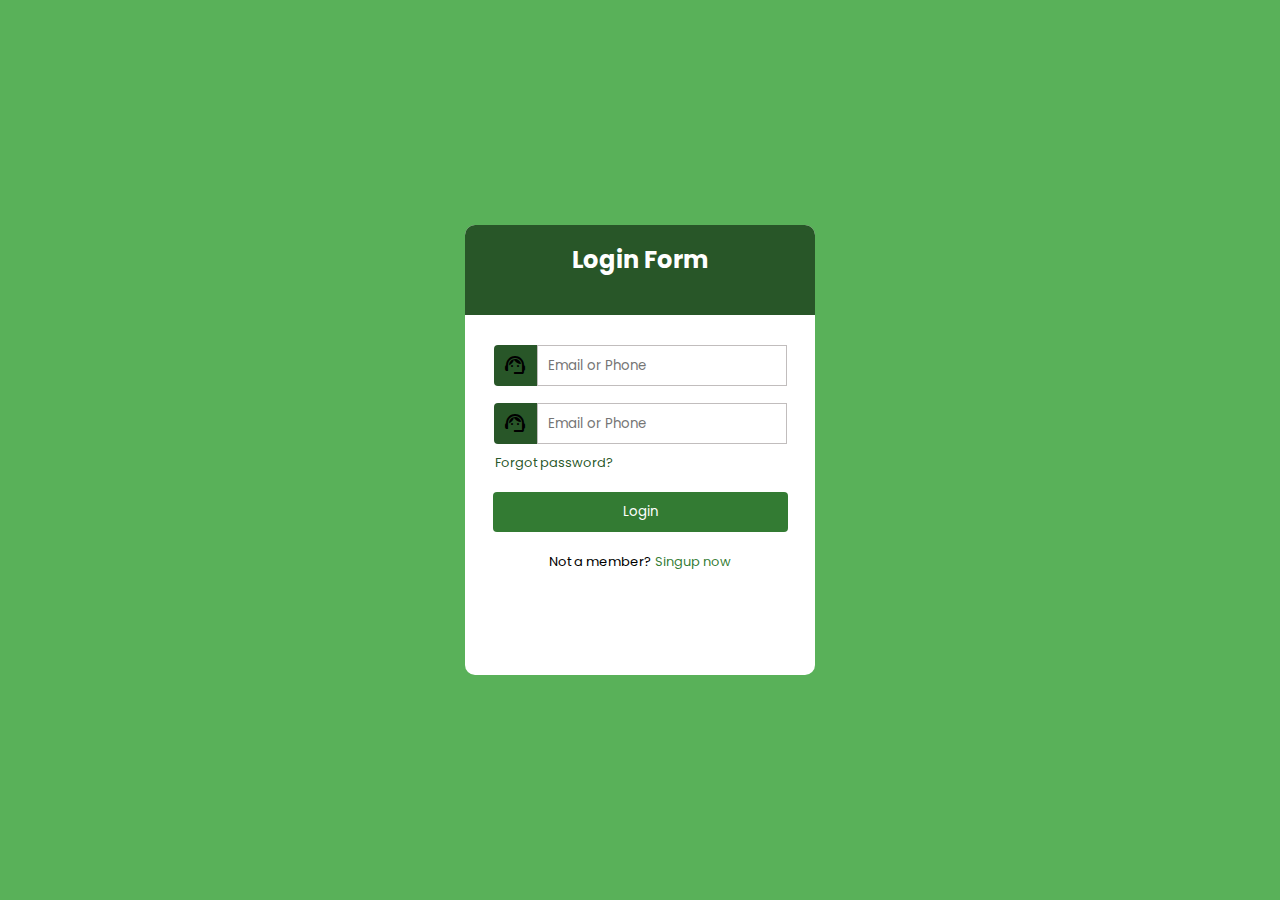
<file: project 4/login-From.html>
<!DOCTYPE html>
<html lang="en">
<head>
    <meta charset="UTF-8">
    <meta name="viewport" content="width=device-width, initial-scale=1.0">
    <title>Document</title>
    <link rel="stylesheet" href="style-3.css">
    <link rel="stylesheet" href="https://fonts.googleapis.com/css2?family=Material+Symbols+Outlined:opsz,wght,FILL,GRAD@24,400,0,0" />
    <link href="https://fonts.googleapis.com/css2?family=Bricolage+Grotesque:opsz@10..48&family=Bungee+Spice&family=Dancing+Script:wght@500&family=PT+Serif:ital@0;1&family=Poppins:wght@600&display=swap" rel="stylesheet">
</head>
<body>
    <div class="form">
        <div class="form-1">
            <div class="title">
                <h2>Login Form</h2>
            </div>
            <div class="row">
                <span class="material-symbols-outlined icons">
                    support_agent
                    </span>
                    <input type="text" placeholder="Email or Phone" class="call">
            </div>
            <div class="row" style="margin-top: -13px;">
                <span class="material-symbols-outlined icons">
                    support_agent
                    </span>
                    <input type="text" placeholder="Email or Phone" class="call">
        </div>
        <div class="delet">
            <a href="#">Forgot password?</a>
        </div>
        <div class="click">
            <button class="click-2">Login</button>
        </div>
        <div class="footer">
            <p>Not a member? <span style="color: rgba(49, 122, 49, 0.991);">Singup now </span></p>
        </div>
    </div>
</body>
</html>
</file>
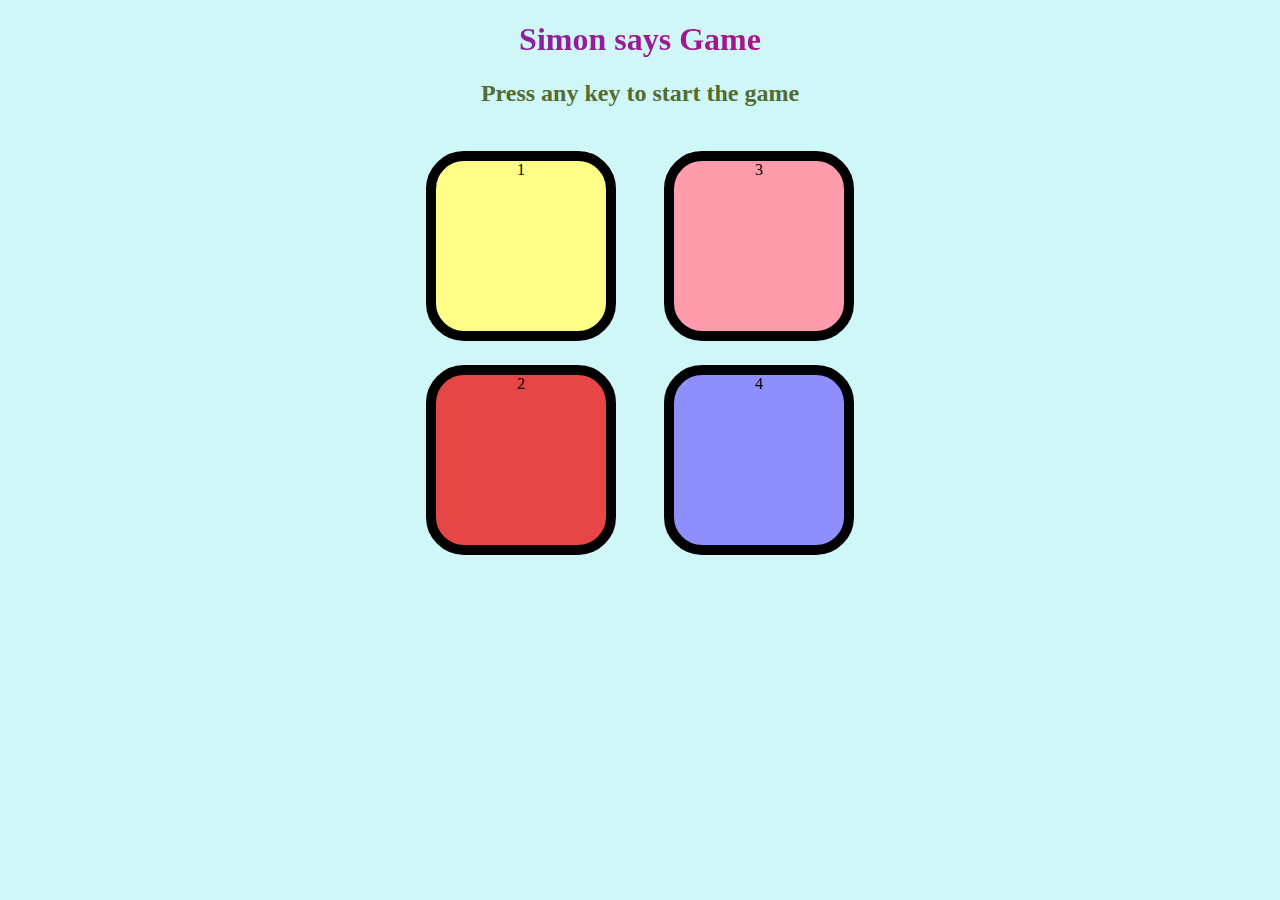
<file: Simon-Game/index4.html>
<!DOCTYPE html>
<html lang="en">
<head>
    <meta charset="UTF-8">
    <meta name="viewport" content="width=device-width, initial-scale=1.0">
    <title>Document</title>
    <link rel="stylesheet" href="style4.css">
</head>
<body>
    <h1>Simon says Game</h1>
    <h2>Press any key to start the game</h2>

    <div class="btn-container">
        <div class="line-one">
            <div class="btn yellow" type="button" id="yellow">1</div>
            <div class="btn red" type="button" id="red">2</div>
        </div>
        <div class="line-two">
            <div class="btn pink" type="button" id="pink">3</div>
            <div class="btn blue" type="button" id="blue">4</div>
        </div>
    </div>
    <script src="app4.js"></script>
</body>
</html>
</file>
<file: Amazon/style.css>
*{
    margin: 0;
    font-family: Arial;
    border: border-box;
}
.navbar{
    height: 60px;
    background-color: #0f1111;
    color: white;
    display: flex;
    align-items: center;
    justify-content: space-evenly;
}
.nav-logo{
    height: 50px;
    width: 100px;
}
.logo{
    background-image: url(amazon_logo.png);
    background-size: cover;
    height: 50px;
    width: 100%;
}

.border{
    border: 1.5px solid transparent;
}

.border:hover{
    border: 1.5px solid white;
}
.location{
    display: flex;
    align-items: center;
}
.icons{
    margin: 8px 0px 0px;
    height: 15px;
    width: 18px;
}
.inf1{
    color: #cccccc;
    font-size: 14px;
    font-weight: 400;
}
.inf2{
    color: #ffffff;
    font-weight: 600;
    font-size: 14px;
}
.search-nav{
    display: flex;
    background-color: pink;
    width: 620px;
    height: 40px;
    border-radius: 4px;
    justify-content: space-evenly;
}
.search-select{
    background-color: #e6e6e6;
    width: 50px;
    color: #0f1111;
    border: none;
    text-align: center;
    border-top-left-radius: 4px;
    border-bottom-left-radius: 4px;
}
.search-input{
    width: 100%;
    font-size: 1rem;
    border: none;
}

.search-icons{
    width: 50px;
    display: flex;
    justify-content: center;
    align-items: center;
    background-color: rgba(255, 255, 0, 0.523);
}

.sign p{
    color: #cccccc;
    font-size: 14px;
    font-weight: 400;
}
.sign h3{
    color: #ffffff;
    font-size: 13px;
    padding-top: 2px;
}
.return p{
    color: #cccccc;
    font-size: 13px;
    font-weight: 400;
}
.return h3{
    color: #ffffff;
    font-size: 14px;
    padding-top: 2px;
}

.shop{
    display: flex;
}
.sicon{
    font-size: 33px;
}
.shop p{
    padding-top: 18px;
}
.nav2{
    background-color: red;
    height: 30px;
    display: flex;
    align-items: center;
    color: #ffffff;
}

.nav2-inf{
    margin-left: 5px;
}

.nav2-inf2 p{
    display: inline;
    margin-left: 20px;
}
.deals{
    margin-left: 600px;
}

.img{
    background-image: url(hero_image.jpg);
    background-size: cover;
    height: 350px;
    display: flex;
    align-items: end;
    justify-content: center;
    padding-bottom: 40px;
}
.detials{
   height: 25px;
   background-color: aqua;
   display: flex;
   justify-content: center;
   align-items: center;
   color: black;
   width: 97%;
}
.container{
    display: flex;
    justify-content: space-between;
    background-color: #e2e7e6;
    padding: 30px;
}
.box{
    height: 400px;
    width: 23%;
    background-color: white;
}
.img-add img{
    width: 90%;
    height: 320px;
    margin-left: 15px;
    margin-top: 18px;
}
.box h2{
    text-align: center;
}
.box p{
    margin-left: 20px;
    margin-top: 3px;
    color: blue;
}
.back{
    height: 20px;
    background-color: antiquewhite;
    text-align: center;
    padding-top: 6px;
    font-size: 15px;
}

.infromation{
    height: 500px;
    background-color: black;
    padding-top: 100px;
}
.infromation2{
    color: white;
    display: flex;
    justify-content: space-evenly;
}
.infromation2 p{
    padding: 5px;
}
</file>
<file: Housey/house.css>
*{
    font-family: montserrat;
}
body{
    background: f1fbff;
}
.section-padding{
    padding: 100px 0;
}
.carousel-item{
    height: 100vh;
    min-height: 300px;
}
.carousel-caption{
    bottom: 220px;
    z-index: 2;
}
.carousel-caption h5{
    font-size: 45px;
    text-transform: uppercase;
    letter-spacing: 2px;
    margin-top: 25px;
}
.carousel-caption p{
    width: 60%;
    margin: auto;
    font-size: 18px;
    line-height: 1.9;
}
.carousel-inner::before{
    content: '';
    position: absolute;
    width: 100%;
    height: 100%;
    top: 0;
    left: 0;
    background-color: rgba(0, 0, 0, 0.7);
    z-index: 1;
}
.navbar-nav a{
    font-size: 15px;
    text-transform: uppercase;
    font-weight: 500;
}
.navbar .navbar-brand{
    color: #000;
    font-size: 25px;
    text-transform: uppercase;
    font-weight: 700;
    letter-spacing: 2px;
}
.navbar .navbar-brand:focus,
.navbar .navbar-brand:hover{
    color: #000;
}
.navbar .navbar-nav .navbar-link{
    color: #000;
}
.w-100{
    height: 100vh;
}


.services .card-body i{
    font-size: 50px;
}
.team .card-body i{
    font-size: 20px;
}
.portfolio .card{
    box-shadow: 15px 15px 40px rgba(0, 0, 0, 15);
}
.team .card{
    box-shadow: 15px 15px 40px rgba(0, 0, 0, 15);
    transition: 1s;
}
.team .card:hover{
    box-shadow: 30px 30px 80px yellow;
    transition: 0.3s ease-in-out;
}


/* *** responsive *** */

@media only screen and (min-width: 768px) and (max-width: 991px){
    .carousel-caption{
        bottom: 370;
    }
    .carousel-caption p{
        width: 100%;
    }
    .card{
        margin-bottom: 30px;
    }
    .img-area img{
        width: 100%;
    }
@media only screen and (max-width: 767px){
    .navbar-nav{
        text-align: center;
    }
    .carousel-caption{
        bottom: 125px;
    }
    .carousel-caption h5{
        font-size: 17px;
    }
    .carousel-caption a{
        padding: 10px 15px;
    }
    .carousel-caption p{
        width: 100%;
        line-height: 1.6;
        font-size: 12px;
    }
}
</file>
<file: project 4/style-6.css>
*{
    margin: 0;
    padding: 0;
    box-sizing: border-box;
    font-family: 'Poppins', sans-serif;
}
body{
    height: 100vh;
    display: flex;
    align-items: center;
    justify-content: center;
    background-color: black;
}
.box-1{
    position: absolute;
    margin-bottom: 230px;
    margin-right: 450px;
    height: 40vh;
    width: 40vh;
    border-radius: 50%;
    background-color: greenyellow;
    background-color: #4158D0;
background-image: linear-gradient(43deg, #4158D0 0%, #C850C0 46%, #FFCC70 100%);
}
.container{
    height: 40vh;
    width: 70vh;
    background-color: rgba(250,250,250,0.1);
    border-radius: 35px;
    backdrop-filter: blur(25px);
    box-shadow: 0 25px 45px rgba(0,0,0,0.25);
    border: 2px solid rgba(250,250,250,0.1);
    z-index: 2;
    padding-top: 40px;
}
.box-2{
    position: absolute;
    margin-top: 230px;
    margin-left: 450px;
    height: 40vh;
    width: 40vh;
    border-radius: 50%;
    background-color: #4158D0;
    background-image: linear-gradient(43deg, #4158D0 0%, #C850C0 46%, #FFCC70 100%);
}
.nav-bar{
    display: flex;
    justify-content: space-evenly;
}
.nav-bar img{
    height: 30px;
    width: 40px;
}
.nav-bar h3{
    color: #fff;
    margin-right: 200px;
}
</file>
<file: project 4/style-5.css>
*{
    margin: 0;
    padding: 0;
    box-sizing: border-box;
}
body{
    min-height: 100vh;
    display: flex;
    align-items: center;
    justify-content: center;
}
.container{
    height: 280px;
    width: 500px;
    background-image: url(bg.png);
    background-size: cover;
    border-radius: 20px;
}
.logo{
    display: flex;
    align-items: center;
    justify-content: space-around;
    margin-top: 40px;
}
.logo img{
    width: 48px;
    margin-left: -150px;
}
.logo h3{
    color: #fff;
    margin-left: -400px;
    font-size: larger;
}
header .chip{
    width: 60px;
    margin-right: -150px;
}
.inf{
    color: #fff;
    margin-top: 40px;
   margin-left: 42px;
}
.inf p{
    padding-bottom: 10px;
}
.botom{
    color: #fff;
    display: flex;
    justify-content: space-around;
    margin-top: 40px;
}
.botom h3{
    margin-left: -60px;
}
.botom-2{
    margin-right: -65px;
}
</file>
<file: project 4/style-2.css>
*{
    margin: 0;
    padding: 0;
    box-sizing: border-box;
}
.card{
    position: absolute;
    top: 50%;
    left: 50%;
    transform: translate(-50%,-50%);
}
.card-1{
    height: 18.625rem;
    width: 17.625rem;
    background-color: white;
    border-radius: 18px;
    box-shadow: 4px 4px 8px black;
}
.card-2{
    height: 7rem;
    background-color: rgb(77, 77, 252);
    border-top-left-radius: 18px;
    border-top-right-radius: 18px;
    display: flex;
    justify-content: center;
}
.card-3{
    height: 6rem;
    width: 6rem;
    border-radius: 50%;
    background-color: yellow;
    margin-top: 30px;
    background-image: url(team1.jpg);
    background-size: cover;
    border: 2px solid white;
    box-shadow: 0 4px 4px rgb(77, 77, 252);
}
.content{
    display: inline-block;
    margin-top: 25px;
    margin-left: 74px;
    text-align: center;
}
.icons{
    display: flex;
    justify-content: center;
}
.icon-1{
    height: 35px;
    width: 35px;
    border-radius: 50%;
    background-color: transparent;
    margin-top: 10px;
    margin-left: 7px;
    margin-right: 7px;
}
.bottom{
    display: flex;
    justify-content: space-evenly;
}
.bottom-1{
    height: 20px;
    width: 90px;
    background-color: rgb(77, 77, 252);
    border-radius: 10px;
    margin-top: 10px;
    display: flex;
    justify-content: center;
    align-items: center;
}
.bottom-1 a{
    align-items: center;
    text-decoration: none;
    color: white;
    font-size: 13px;
}
.acc{
    display: flex;
    justify-content: space-evenly;
}
.heart{
    height: 20px;
    width: 70px;
    background-color: transparent;
    margin-top: 10px;
    display: flex;
    justify-content: space-evenly;
    align-items: center;
}
.heart p{
    padding-right: 5px;
}
</file>
<file: project 4/style-4.css>
*{
    margin: 0;
    padding: 0;
    box-sizing: border-box;
    font-family: 'Poppins', sans-serif;
}
.mains-box{
    position: relative;
    height: 100vh;
    width: 100%;
    background-image: url(keyboard.jpg);   
    background-position: center;
    background-size: cover;
}
.nav-bar{
    position: fixed;
    height: 100vh;
    width: 280px;
    left: -280px;
    background-color: rgba(255, 255, 255, 0.5);
    border-right: 1px solid #fff;
}
.logo {
    font-size: 30px;
    padding: 10px 0 10px 0;
    text-align: center;
    font-weight: 700;
    box-shadow: 0 0 6px rgba(255, 255, 255, 0.5);
}
.logo a{
    text-decoration: none;
    color: white;
}
.nav-2{
    margin-top: 30px;
    cursor: pointer;
}
.nav-2 li{
    padding: 15px 0 15px 0;
}
.nav-2 li:hover{
    border-left:  1px solid #fff;
    box-shadow: 0 0 6px rgba(255, 255, 255, 0.5);
}
.nav-2 li a{
    color: white;
    text-decoration: none;
    padding-left: 20px;
}
.nav-2 i{
    padding-right: 8px;
}
.social-media{
    color: rgba(255, 255, 255, 0.781);
    text-align: center;
    margin-top: 100px;
}
.social-media i{
    padding: 0 10px 0 10px;
    font-size: larger;
    cursor: pointer;
}
.social-media i:hover{
    color: white;
}
.btn_two{
    text-align: start;
    font-size: small;
}
#cheak{
    display: none;
}
.btn_one i{
    color: #fff;
    font-size: 30px;
    font-weight: 700;
    position: absolute;
    margin-top: 2px;
    left: 16px;
    line-height: 60px;
    cursor: pointer;
    opacity: 1;
    transition: all 0.3s linear;
}
.btn_two i{
    font-size: 25px;
    line-height: 60px;
    position: absolute;
    margin-top: -4.2px;
    left: 240px;
    cursor: pointer;
    opacity: 1;
    transition: all o.3s linear;
}
.btn_one i:hover{
    font-size: 29px;
}
.btn_one i:hover{
    font-size: 24px;
}
#cheak:checked~.nav-bar{
     left: 0;
}
#cheak:checked~ .btn_one i{
    opacity: 0;
}
#cheak:checked~ .nav-2 .btn_one i{
    opacity: 1;
}
</file>
<file: project 4/style-7.css>
*{
    margin: 0;
    padding: 0;
    box-sizing: border-box;
    font-family: 'Poppins', sans-serif;
}
body{
    height: 100vh;
    background-color: rgba(178, 249, 226, 0.857);
    display: flex;
    align-items: center;
    justify-content: center;
}
.container{
    height: 31.25rem;
    width: 1200px;
    display: flex;
}
.left{
    height: 100%;
    width: 350px;
    background-color: white;
    text-align: center;
    padding-top: 40px;
    border-top-left-radius: 8px;
    border-bottom-left-radius: 8px;
}
.right{
    height: 100%;
    width: 850px;
    background-color: white;
    border-top-right-radius: 5px;
    border-bottom-right-radius: 5px;
}
.rtop{
    margin: 30px 30px 10px 40px;
}
.between input{
    margin: 5px 0 5px 0;
    width: 750px;
    height: 40px;
    padding-left: 10px;
    font-weight: 600;
    outline: none;
    border: none;
    background-color: rgba(194, 194, 194, 0.435);
}
.rtop h3{
    color: blueviolet;
}
.between-2 input{
    margin: 5px 0 5px 0;
    width: 750px;
    height: 150px;
    padding-left: 10px;
    padding-bottom: 120px;
    font-weight: 600;
    outline: none;
    border: none;
    background-color: rgba(194, 194, 194, 0.435);
}
.nav-bar-1{
    padding: 13px 0 13px 0;
    border-right: 2px solid black;
}
.nav-bar-1 span{
    color: blueviolet;
    font-size: 40px;
}
.nav-bar-1 h3{
    color: blueviolet;
}
.nav-bar-1 p{
    font-size: 12px;
    font-weight: 300px;
    letter-spacing: 2px;
}
.rbootom button{ 
    width: 100px;
    height: 30px;
    background-color: blueviolet;
    border: none;
    margin-top: 10px;
}
</file>
<file: project 4/style-3.css>
*{
    margin: 0;
    padding: 0;
    box-sizing: border-box;
    font-family: 'Poppins', sans-serif;
}
body{
    background-color: rgba(88, 176, 88, 0.991);
}
.form{
    position: absolute;
    left: 50%;
    top: 50%;
    transform: translate(-50%,-50%);
}
.form-1{
    height: 50vh;
    width: 350px;
    background-color: white;
    border-radius: 10px;
}
.title{
    height: 10vh;
    background-color: rgba(38, 85, 38, 0.991);
    border-top-right-radius: 10px;
    border-top-left-radius: 10px;
}
.title h2{
    color: white;
    text-align: center;
    padding-top: 17px;
}
.row{
    display: flex;
    justify-content: center;
    padding-top: 30px;
}
.icons{
    height: 41px;
    width: 43px;
    background-color: rgba(38, 85, 38, 0.991);
    text-align: center;
    padding-top: 8px;
    border-top-left-radius: 4px;
    border-bottom-left-radius: 4px;
}
.call{
    width: 250px;
    border: 1.5px solid rgba(122, 114, 114, 0.468);
    padding-left: 10px;
    outline: none;
}
.call:active{
    outline: 2px solid rgba(49, 122, 49, 0.991);
}
.delet{
    padding-top: 5px;
    padding-left: 30px;
}
.delet a{
    text-decoration: none;
    color: rgba(38, 85, 38, 0.991);
    font-size: small;
}
.click{
    display: flex;
    justify-content: center;
    margin-top: 18px;
}
.click-2{
    height: 40px;
    width: 295px;
    background-color: rgba(49, 122, 49, 0.991);
    border-radius: 4px;
    color: white;
    border: none;
}
.footer p{
    text-align: center;
    font-size: small;
    margin-top: 20px;
}
</file>
<file: Simon-Game/style4.css>
body{
    text-align: center;
    background-color: rgba(198, 245, 245, 0.836);
}
.btn-container{
    display: flex;
    justify-content: center;
}
.btn{
    height: 170px;
    width: 170px;
    border-radius: 20%;
    border: 10px solid black;
    margin: 1.5rem;
    cursor: pointer;
}
h1{
    background: linear-gradient(135deg, #5335cf 0%, #de005e 25%, #f66e48 50%, #de005e 75%, #5335cf 100%);
    background-size: 400%;
    -webkit-background-clip: text;
    -webkit-text-fill-color: transparent;
    animation: tarun 10s linear infinite;
}
@keyframes tarun{
    100%{
        background-position: 400%;
    }
}
h2{
    color: darkolivegreen;
}
.yellow{
    background-color: rgb(255, 255, 136);
}
.red{
    background-color: rgba(235, 27, 27, 0.808);
}
.pink{
    background-color: rgb(255, 156, 172);
}
.blue{
    background-color: rgb(142, 142, 252);
}
.flash{
    background-color: white;
}
.userflash{
    background-color: green;
}
</file>
